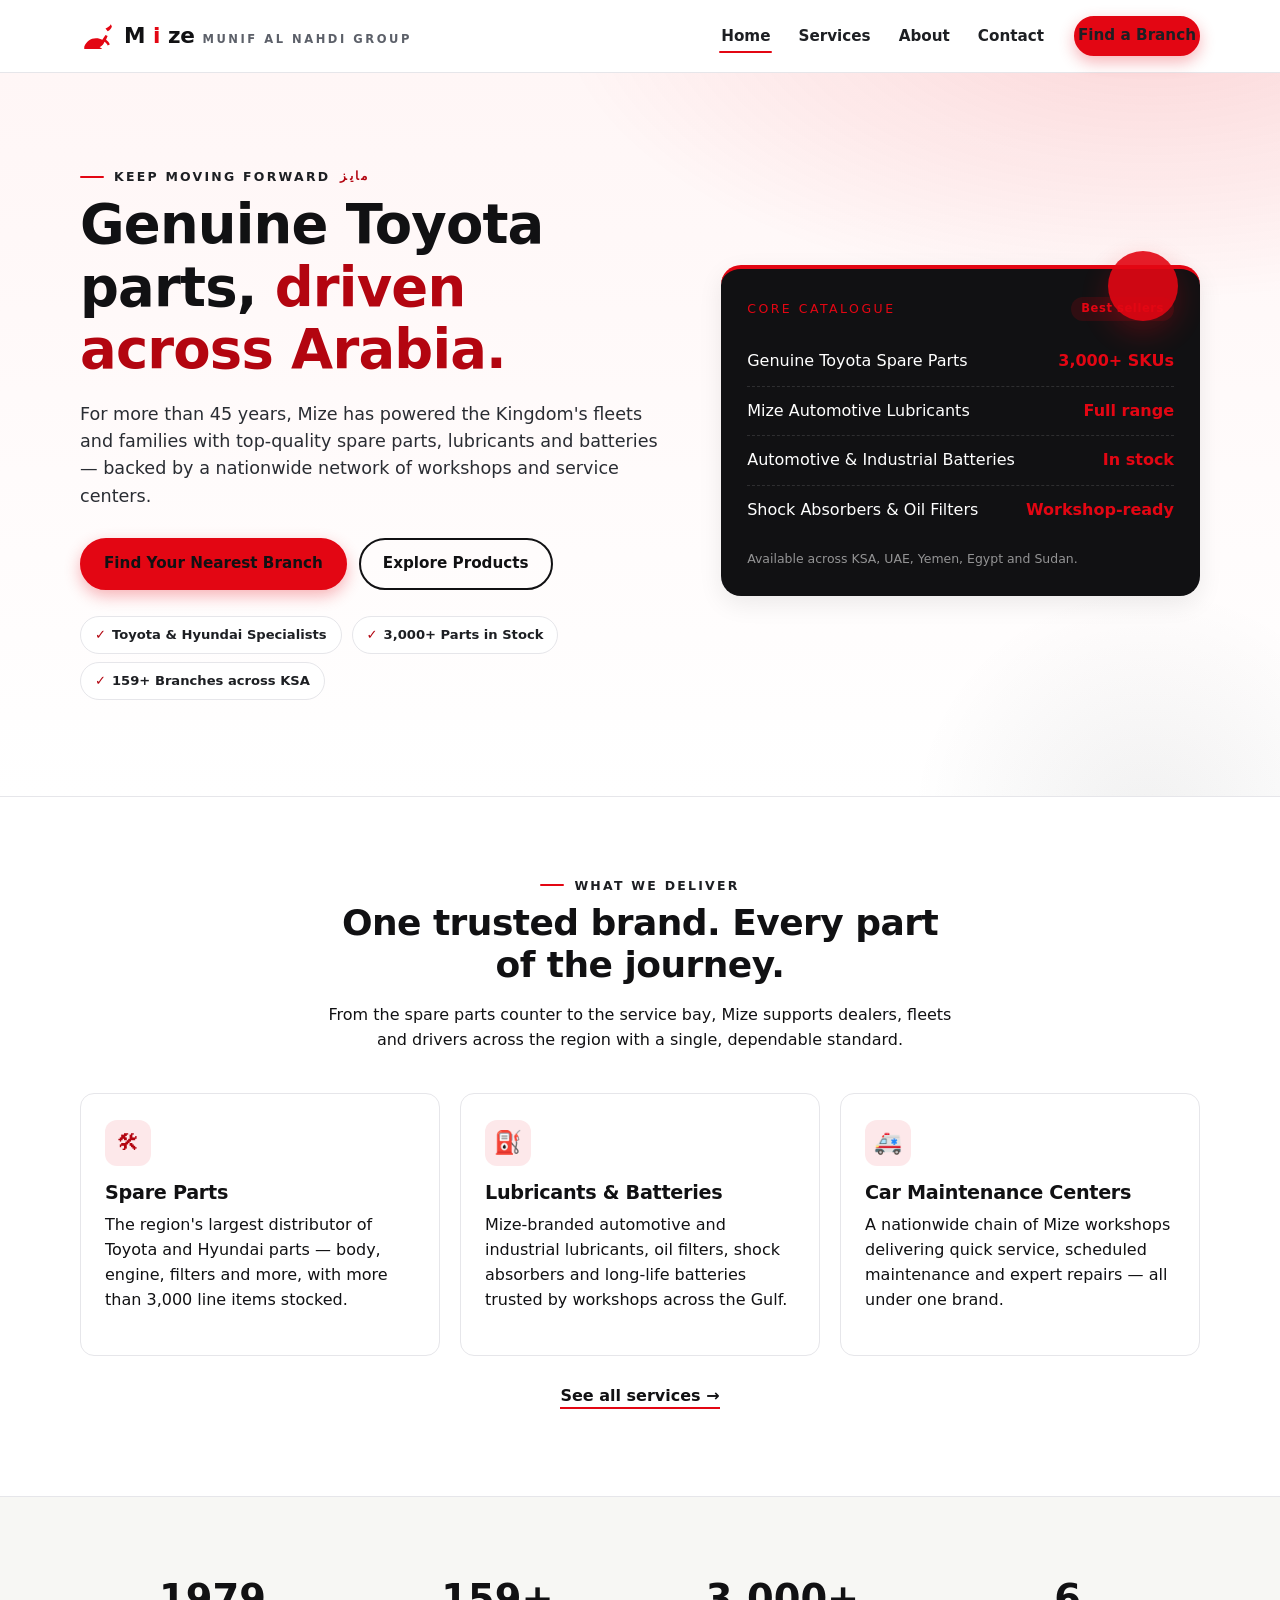
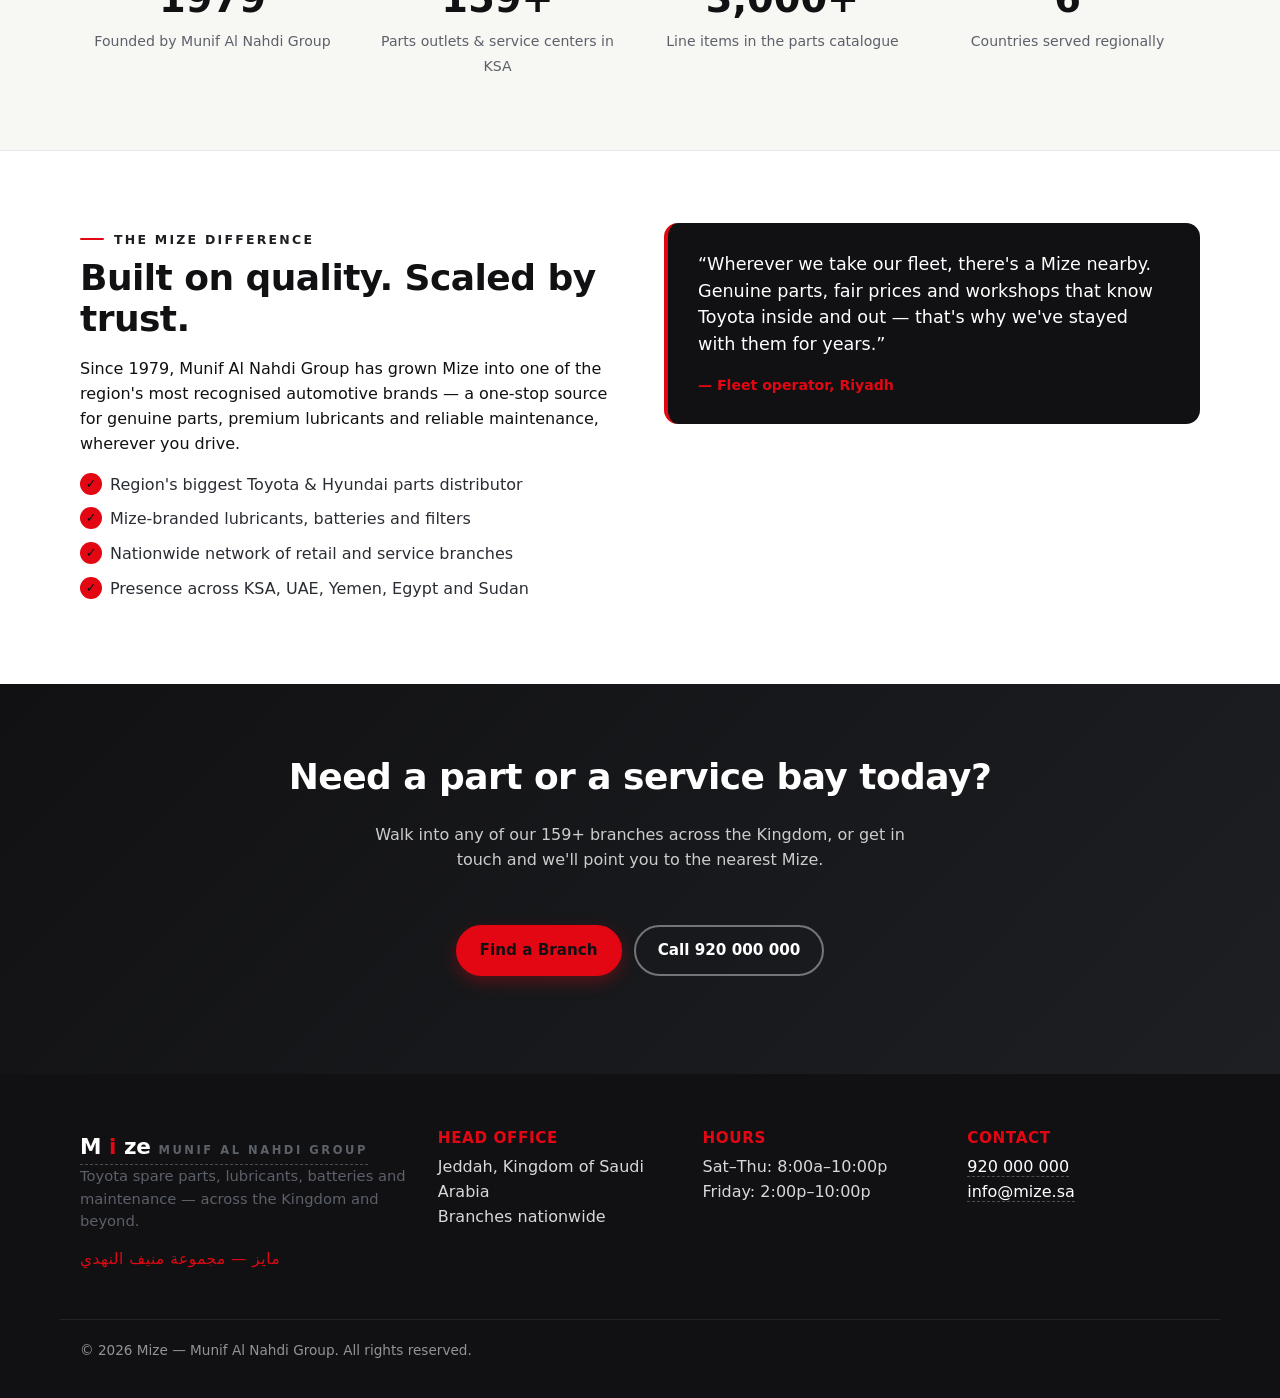
<file: index.html>
<!DOCTYPE html>
<html lang="en">
<head>
  <meta charset="UTF-8" />
  <meta name="viewport" content="width=device-width, initial-scale=1.0" />
  <meta name="description" content="Mize - Toyota spare parts, lubricants, batteries and car maintenance across Saudi Arabia. Part of Munif Al Nahdi Group with 159+ branches nationwide." />
  <title>Mize | Toyota Spare Parts &amp; Car Maintenance in KSA</title>
  <link rel="stylesheet" href="assets/css/styles.css" />
</head>
<body>
  <a class="skip-link" href="#main">Skip to content</a>

  <header class="site-header">
    <div class="container nav-bar">
      <a class="brand" href="index.html" aria-label="Mize home">
        <span class="brand-horse" aria-hidden="true">
          <svg viewBox="0 0 64 48" xmlns="http://www.w3.org/2000/svg" role="img" focusable="false">
            <path fill="currentColor" d="M8 44c4-10 12-16 22-16 5 0 9 1 12 3l6-9 4 2-3 7c3 2 6 5 7 9l-4 2c-1-3-3-5-6-7-1 4-4 8-9 10 2 1 4 2 5 4H8z"/>
            <path fill="currentColor" d="M48 10c4-2 8-4 10-8l2 4c-1 4-4 7-8 9z"/>
          </svg>
        </span>
        <span class="brand-text"><span class="brand-m">M</span><span class="brand-i">i</span>ze<em>Munif Al Nahdi Group</em></span>
      </a>
      <button class="nav-toggle" aria-label="Toggle navigation" aria-expanded="false" aria-controls="primary-nav">
        <span></span><span></span><span></span>
      </button>
      <nav id="primary-nav" class="primary-nav">
        <ul>
          <li><a href="index.html" class="active">Home</a></li>
          <li><a href="services.html">Services</a></li>
          <li><a href="about.html">About</a></li>
          <li><a href="contact.html">Contact</a></li>
        </ul>
        <a class="btn btn-primary nav-cta" href="contact.html#appointment">Find a Branch</a>
      </nav>
    </div>
  </header>

  <main id="main">
    <section class="hero">
      <div class="container hero-inner">
        <div class="hero-copy">
          <p class="eyebrow">Keep moving forward <span class="ar" lang="ar">مايز</span></p>
          <h1>Genuine Toyota parts, <span class="accent">driven across Arabia.</span></h1>
          <p class="lede">
            For more than 45 years, Mize has powered the Kingdom's fleets and families with
            top-quality spare parts, lubricants and batteries &mdash; backed by a nationwide
            network of workshops and service centers.
          </p>
          <div class="hero-actions">
            <a class="btn btn-primary" href="contact.html#appointment">Find Your Nearest Branch</a>
            <a class="btn btn-ghost" href="services.html">Explore Products</a>
          </div>
          <ul class="hero-badges">
            <li>Toyota &amp; Hyundai Specialists</li>
            <li>3,000+ Parts in Stock</li>
            <li>159+ Branches across KSA</li>
          </ul>
        </div>
        <div class="hero-art" aria-hidden="true">
          <div class="hero-card">
            <div class="hero-card-head">
              <span class="hero-card-label">Core Catalogue</span>
              <span class="hero-card-tag">Best sellers</span>
            </div>
            <div class="hero-card-row"><span>Genuine Toyota Spare Parts</span><strong>3,000+ SKUs</strong></div>
            <div class="hero-card-row"><span>Mize Automotive Lubricants</span><strong>Full range</strong></div>
            <div class="hero-card-row"><span>Automotive &amp; Industrial Batteries</span><strong>In stock</strong></div>
            <div class="hero-card-row"><span>Shock Absorbers &amp; Oil Filters</span><strong>Workshop-ready</strong></div>
            <p class="hero-card-note">Available across KSA, UAE, Yemen, Egypt and Sudan.</p>
          </div>
        </div>
      </div>
    </section>

    <section class="section services-preview">
      <div class="container">
        <header class="section-header">
          <p class="eyebrow">What we deliver</p>
          <h2>One trusted brand. Every part of the journey.</h2>
          <p>From the spare parts counter to the service bay, Mize supports dealers, fleets and drivers across the region with a single, dependable standard.</p>
        </header>
        <div class="grid grid-3">
          <article class="card">
            <div class="card-icon" aria-hidden="true">&#128736;</div>
            <h3>Spare Parts</h3>
            <p>The region's largest distributor of Toyota and Hyundai parts &mdash; body, engine, filters and more, with more than 3,000 line items stocked.</p>
          </article>
          <article class="card">
            <div class="card-icon" aria-hidden="true">&#9981;</div>
            <h3>Lubricants &amp; Batteries</h3>
            <p>Mize-branded automotive and industrial lubricants, oil filters, shock absorbers and long-life batteries trusted by workshops across the Gulf.</p>
          </article>
          <article class="card">
            <div class="card-icon" aria-hidden="true">&#128657;</div>
            <h3>Car Maintenance Centers</h3>
            <p>A nationwide chain of Mize workshops delivering quick service, scheduled maintenance and expert repairs &mdash; all under one brand.</p>
          </article>
        </div>
        <p class="section-cta"><a href="services.html">See all services &rarr;</a></p>
      </div>
    </section>

    <section class="section band">
      <div class="container grid grid-4 stats">
        <div><strong>1979</strong><span>Founded by Munif Al Nahdi Group</span></div>
        <div><strong>159+</strong><span>Parts outlets &amp; service centers in KSA</span></div>
        <div><strong>3,000+</strong><span>Line items in the parts catalogue</span></div>
        <div><strong>6</strong><span>Countries served regionally</span></div>
      </div>
    </section>

    <section class="section">
      <div class="container split">
        <div>
          <p class="eyebrow">The Mize difference</p>
          <h2>Built on quality. Scaled by trust.</h2>
          <p>
            Since 1979, Munif Al Nahdi Group has grown Mize into one of the region's
            most recognised automotive brands &mdash; a one-stop source for genuine parts,
            premium lubricants and reliable maintenance, wherever you drive.
          </p>
          <ul class="check-list">
            <li>Region's biggest Toyota &amp; Hyundai parts distributor</li>
            <li>Mize-branded lubricants, batteries and filters</li>
            <li>Nationwide network of retail and service branches</li>
            <li>Presence across KSA, UAE, Yemen, Egypt and Sudan</li>
          </ul>
        </div>
        <blockquote class="quote">
          <p>&ldquo;Wherever we take our fleet, there's a Mize nearby. Genuine parts, fair prices and workshops that know Toyota inside and out &mdash; that's why we've stayed with them for years.&rdquo;</p>
          <footer>&mdash; Fleet operator, Riyadh</footer>
        </blockquote>
      </div>
    </section>

    <section class="section cta-band">
      <div class="container cta-inner">
        <h2>Need a part or a service bay today?</h2>
        <p>Walk into any of our 159+ branches across the Kingdom, or get in touch and we'll point you to the nearest Mize.</p>
        <div class="hero-actions">
          <a class="btn btn-primary" href="contact.html#appointment">Find a Branch</a>
          <a class="btn btn-ghost" href="tel:+966920000000">Call 920 000 000</a>
        </div>
      </div>
    </section>
  </main>

  <footer class="site-footer">
    <div class="container footer-grid">
      <div>
        <a class="brand brand-footer" href="index.html">
          <span class="brand-text"><span class="brand-m">M</span><span class="brand-i">i</span>ze<em>Munif Al Nahdi Group</em></span>
        </a>
        <p class="muted">Toyota spare parts, lubricants, batteries and maintenance &mdash; across the Kingdom and beyond.</p>
        <p class="ar-name" lang="ar">مايز &mdash; مجموعة منيف النهدي</p>
      </div>
      <div>
        <h4>Head Office</h4>
        <p>Jeddah, Kingdom of Saudi Arabia<br />Branches nationwide</p>
      </div>
      <div>
        <h4>Hours</h4>
        <p>Sat&ndash;Thu: 8:00a&ndash;10:00p<br />Friday: 2:00p&ndash;10:00p</p>
      </div>
      <div>
        <h4>Contact</h4>
        <p><a href="tel:+966920000000">920 000 000</a><br /><a href="mailto:info@mize.sa">info@mize.sa</a></p>
      </div>
    </div>
    <div class="container footer-bottom">
      <p>&copy; <span id="year"></span> Mize &mdash; Munif Al Nahdi Group. All rights reserved.</p>
    </div>
  </footer>

  <script src="assets/js/main.js"></script>
</body>
</html>
</file>
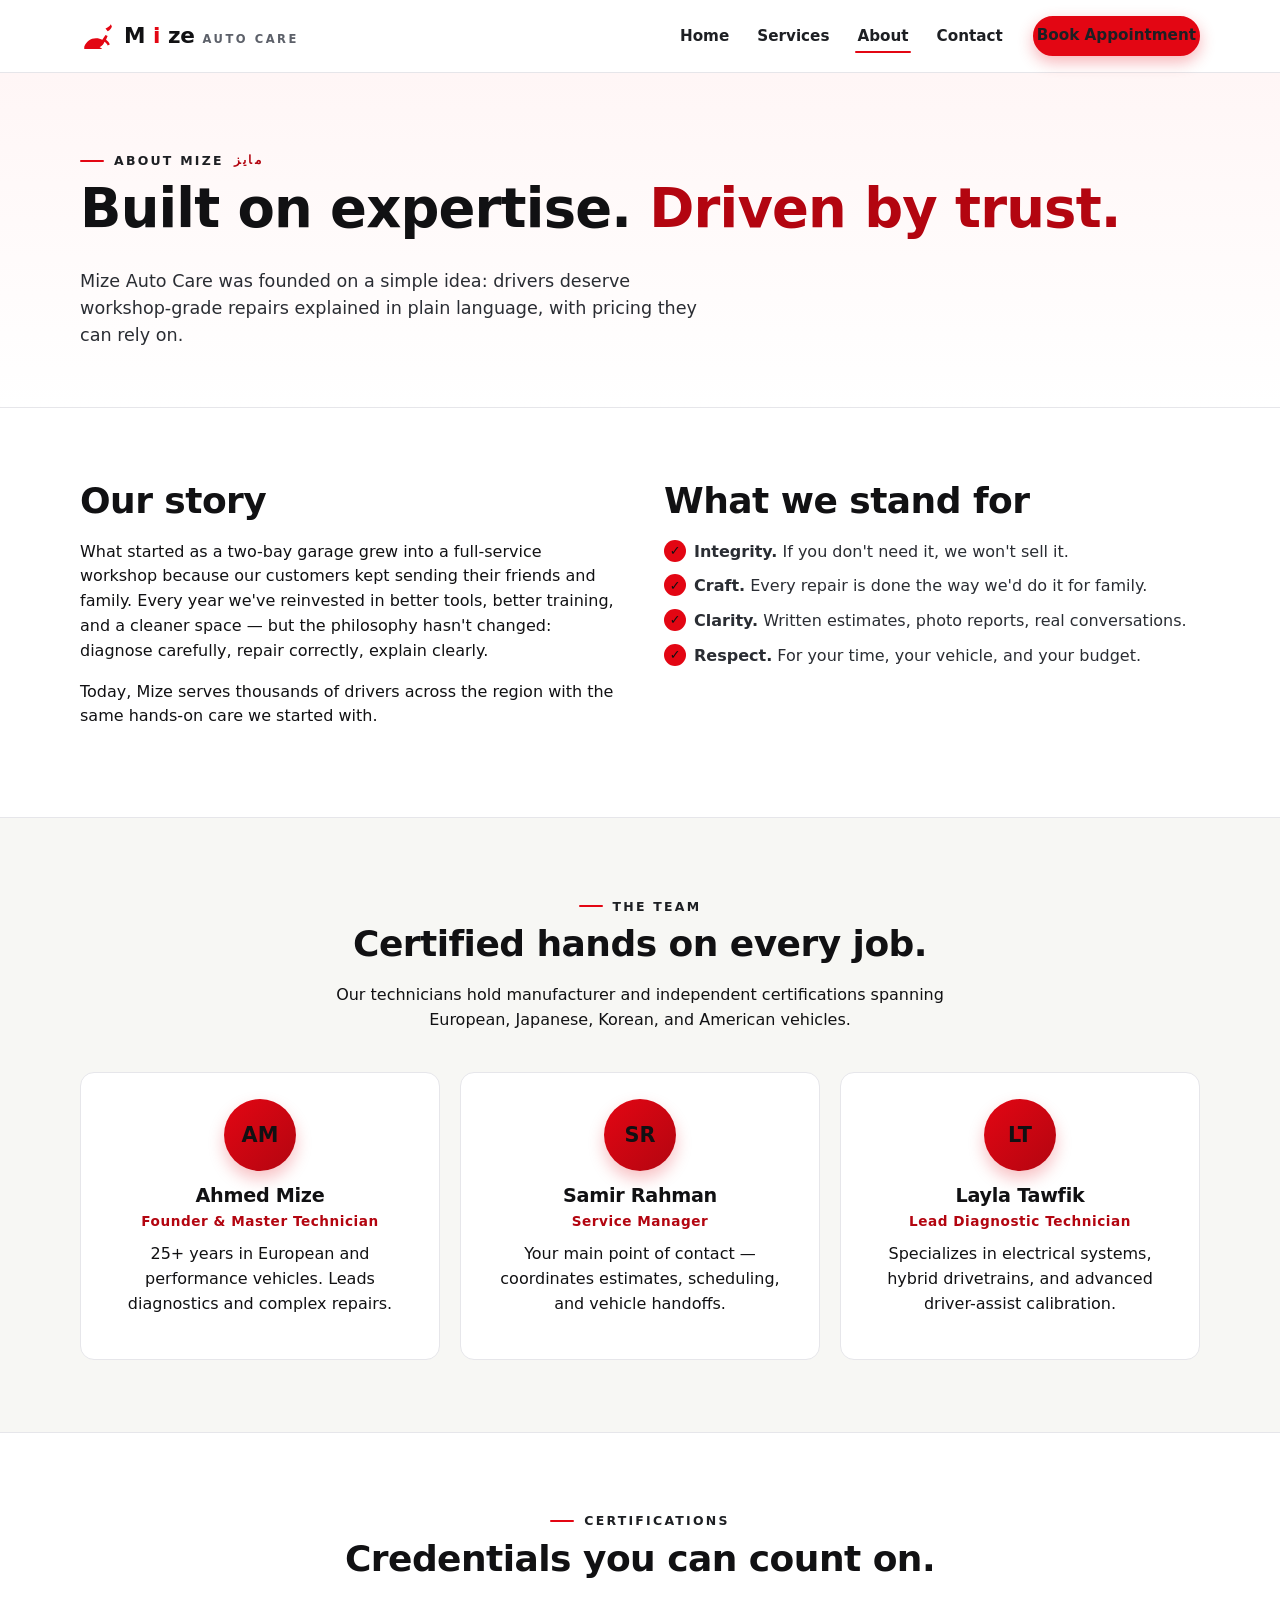
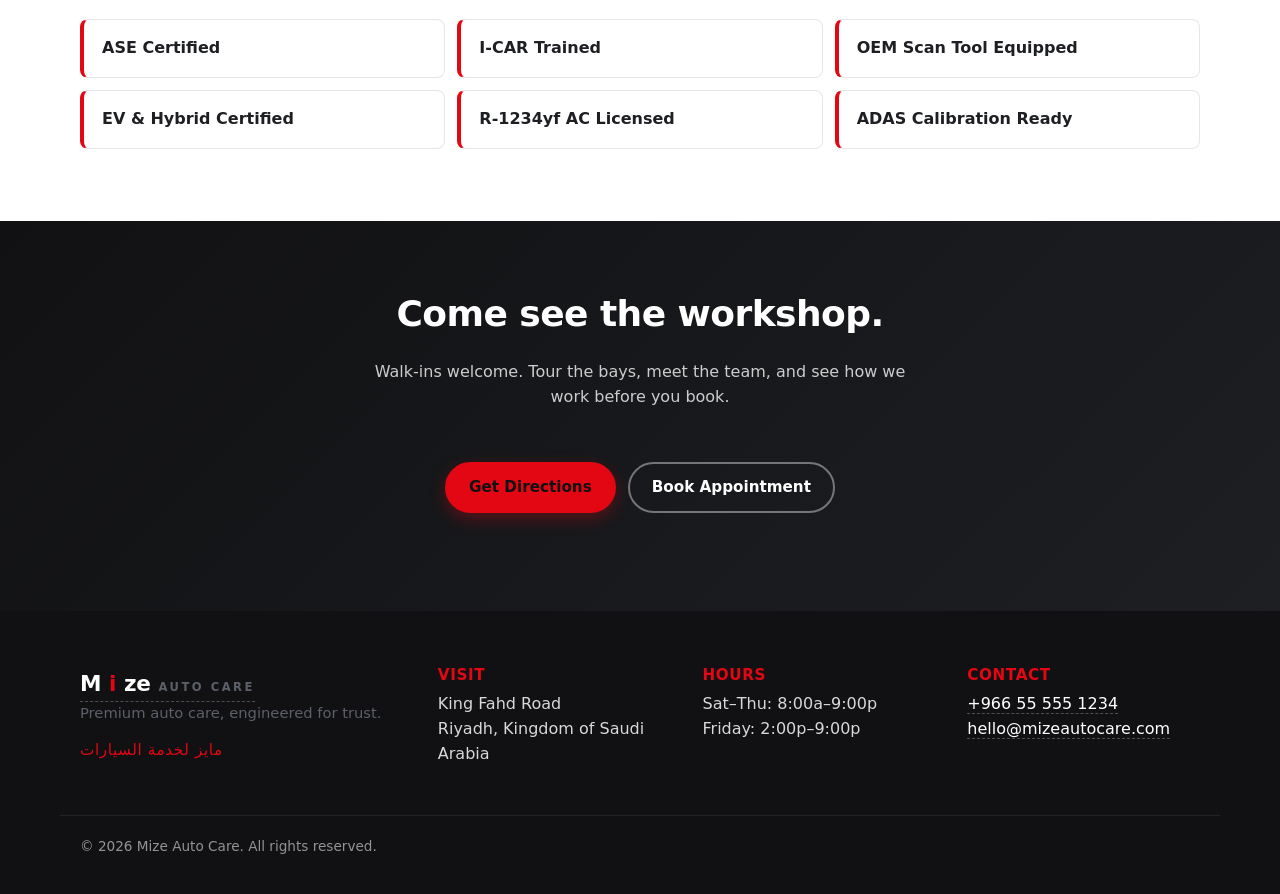
<file: about.html>
<!DOCTYPE html>
<html lang="en">
<head>
  <meta charset="UTF-8" />
  <meta name="viewport" content="width=device-width, initial-scale=1.0" />
  <meta name="description" content="About Mize Auto Care - our story, our team, and our commitment to premium auto service." />
  <title>About | Mize Auto Care</title>
  <link rel="stylesheet" href="assets/css/styles.css" />
</head>
<body>
  <a class="skip-link" href="#main">Skip to content</a>

  <header class="site-header">
    <div class="container nav-bar">
      <a class="brand" href="index.html" aria-label="Mize Auto Care home">
        <span class="brand-horse" aria-hidden="true">
          <svg viewBox="0 0 64 48" xmlns="http://www.w3.org/2000/svg" role="img" focusable="false">
            <path fill="currentColor" d="M8 44c4-10 12-16 22-16 5 0 9 1 12 3l6-9 4 2-3 7c3 2 6 5 7 9l-4 2c-1-3-3-5-6-7-1 4-4 8-9 10 2 1 4 2 5 4H8z"/>
            <path fill="currentColor" d="M48 10c4-2 8-4 10-8l2 4c-1 4-4 7-8 9z"/>
          </svg>
        </span>
        <span class="brand-text"><span class="brand-m">M</span><span class="brand-i">i</span>ze<em>Auto Care</em></span>
      </a>
      <button class="nav-toggle" aria-label="Toggle navigation" aria-expanded="false" aria-controls="primary-nav">
        <span></span><span></span><span></span>
      </button>
      <nav id="primary-nav" class="primary-nav">
        <ul>
          <li><a href="index.html">Home</a></li>
          <li><a href="services.html">Services</a></li>
          <li><a href="about.html" class="active">About</a></li>
          <li><a href="contact.html">Contact</a></li>
        </ul>
        <a class="btn btn-primary nav-cta" href="contact.html#appointment">Book Appointment</a>
      </nav>
    </div>
  </header>

  <main id="main">
    <section class="page-hero">
      <div class="container">
        <p class="eyebrow">About Mize <span class="ar" lang="ar">مايز</span></p>
        <h1>Built on expertise. <span class="accent">Driven by trust.</span></h1>
        <p class="lede">Mize Auto Care was founded on a simple idea: drivers deserve workshop-grade repairs explained in plain language, with pricing they can rely on.</p>
      </div>
    </section>

    <section class="section">
      <div class="container split">
        <div>
          <h2>Our story</h2>
          <p>
            What started as a two-bay garage grew into a full-service workshop because our
            customers kept sending their friends and family. Every year we've reinvested in
            better tools, better training, and a cleaner space &mdash; but the philosophy
            hasn't changed: diagnose carefully, repair correctly, explain clearly.
          </p>
          <p>
            Today, Mize serves thousands of drivers across the region with the same
            hands-on care we started with.
          </p>
        </div>
        <div>
          <h2>What we stand for</h2>
          <ul class="check-list">
            <li><strong>Integrity.</strong> If you don't need it, we won't sell it.</li>
            <li><strong>Craft.</strong> Every repair is done the way we'd do it for family.</li>
            <li><strong>Clarity.</strong> Written estimates, photo reports, real conversations.</li>
            <li><strong>Respect.</strong> For your time, your vehicle, and your budget.</li>
          </ul>
        </div>
      </div>
    </section>

    <section class="section band">
      <div class="container">
        <header class="section-header">
          <p class="eyebrow">The team</p>
          <h2>Certified hands on every job.</h2>
          <p>Our technicians hold manufacturer and independent certifications spanning European, Japanese, Korean, and American vehicles.</p>
        </header>
        <div class="grid grid-3">
          <article class="card person">
            <div class="avatar" aria-hidden="true">AM</div>
            <h3>Ahmed Mize</h3>
            <p class="role">Founder &amp; Master Technician</p>
            <p>25+ years in European and performance vehicles. Leads diagnostics and complex repairs.</p>
          </article>
          <article class="card person">
            <div class="avatar" aria-hidden="true">SR</div>
            <h3>Samir Rahman</h3>
            <p class="role">Service Manager</p>
            <p>Your main point of contact &mdash; coordinates estimates, scheduling, and vehicle handoffs.</p>
          </article>
          <article class="card person">
            <div class="avatar" aria-hidden="true">LT</div>
            <h3>Layla Tawfik</h3>
            <p class="role">Lead Diagnostic Technician</p>
            <p>Specializes in electrical systems, hybrid drivetrains, and advanced driver-assist calibration.</p>
          </article>
        </div>
      </div>
    </section>

    <section class="section">
      <div class="container">
        <header class="section-header">
          <p class="eyebrow">Certifications</p>
          <h2>Credentials you can count on.</h2>
        </header>
        <ul class="cert-list">
          <li>ASE Certified</li>
          <li>I-CAR Trained</li>
          <li>OEM Scan Tool Equipped</li>
          <li>EV &amp; Hybrid Certified</li>
          <li>R-1234yf AC Licensed</li>
          <li>ADAS Calibration Ready</li>
        </ul>
      </div>
    </section>

    <section class="section cta-band">
      <div class="container cta-inner">
        <h2>Come see the workshop.</h2>
        <p>Walk-ins welcome. Tour the bays, meet the team, and see how we work before you book.</p>
        <div class="hero-actions">
          <a class="btn btn-primary" href="contact.html">Get Directions</a>
          <a class="btn btn-ghost" href="contact.html#appointment">Book Appointment</a>
        </div>
      </div>
    </section>
  </main>

  <footer class="site-footer">
    <div class="container footer-grid">
      <div>
        <a class="brand brand-footer" href="index.html">
          <span class="brand-text"><span class="brand-m">M</span><span class="brand-i">i</span>ze<em>Auto Care</em></span>
        </a>
        <p class="muted">Premium auto care, engineered for trust.</p>
        <p class="ar-name" lang="ar">مايز لخدمة السيارات</p>
      </div>
      <div>
        <h4>Visit</h4>
        <p>King Fahd Road<br />Riyadh, Kingdom of Saudi Arabia</p>
      </div>
      <div>
        <h4>Hours</h4>
        <p>Sat&ndash;Thu: 8:00a&ndash;9:00p<br />Friday: 2:00p&ndash;9:00p</p>
      </div>
      <div>
        <h4>Contact</h4>
        <p><a href="tel:+966555551234">+966 55 555 1234</a><br /><a href="mailto:hello@mizeautocare.com">hello@mizeautocare.com</a></p>
      </div>
    </div>
    <div class="container footer-bottom">
      <p>&copy; <span id="year"></span> Mize Auto Care. All rights reserved.</p>
    </div>
  </footer>

  <script src="assets/js/main.js"></script>
</body>
</html>
</file>
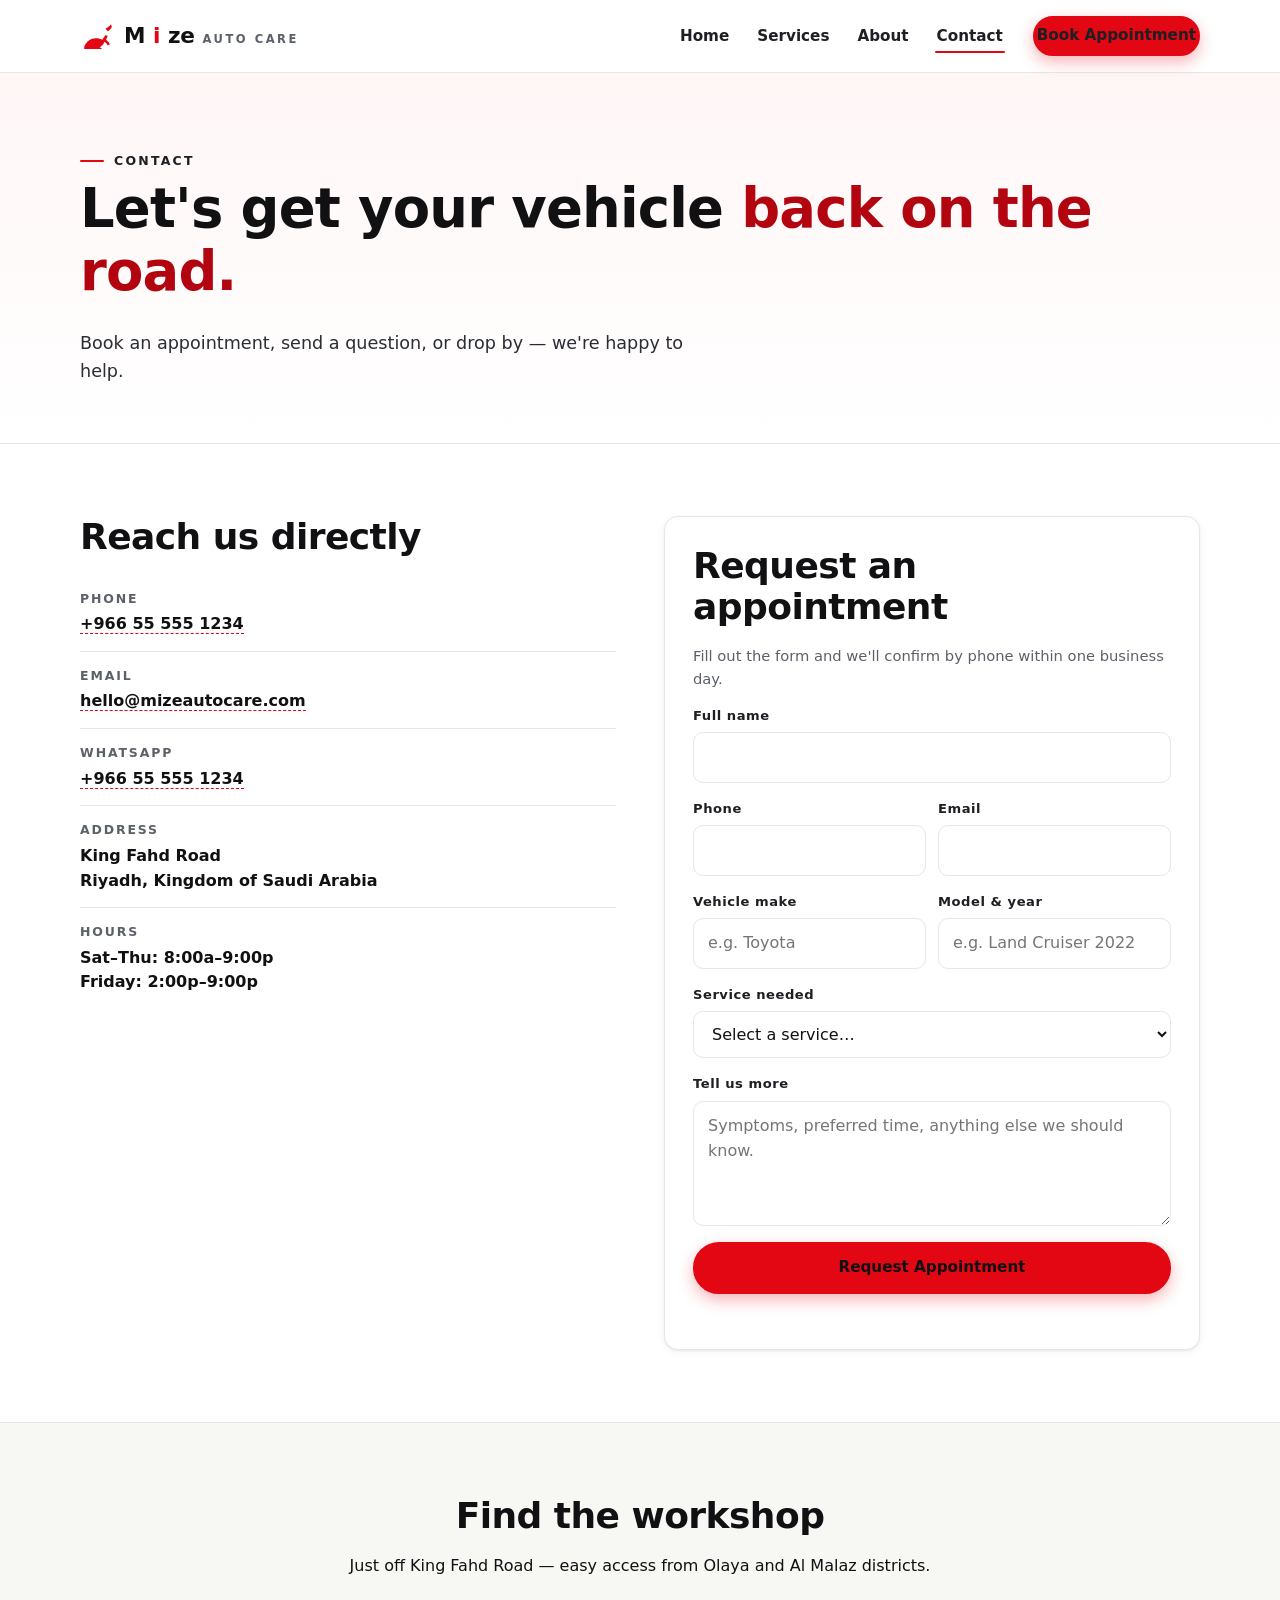
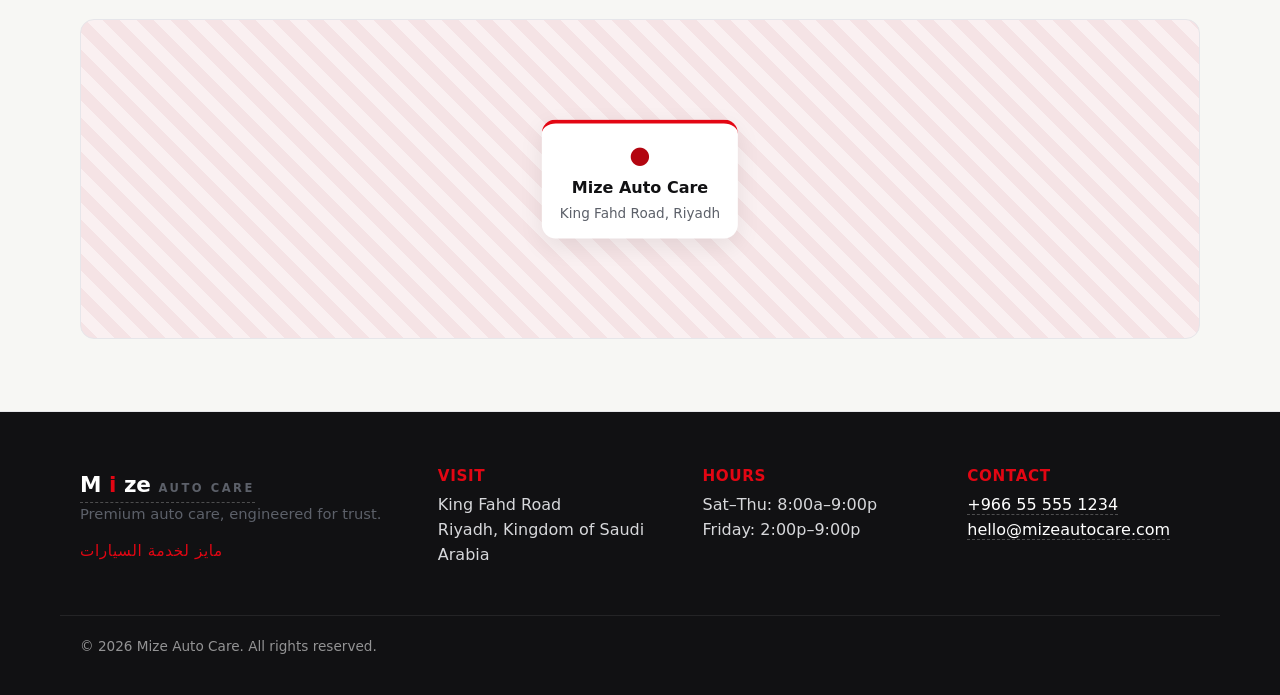
<file: contact.html>
<!DOCTYPE html>
<html lang="en">
<head>
  <meta charset="UTF-8" />
  <meta name="viewport" content="width=device-width, initial-scale=1.0" />
  <meta name="description" content="Contact Mize Auto Care - book an appointment, get directions, or reach our service team." />
  <title>Contact | Mize Auto Care</title>
  <link rel="stylesheet" href="assets/css/styles.css" />
</head>
<body>
  <a class="skip-link" href="#main">Skip to content</a>

  <header class="site-header">
    <div class="container nav-bar">
      <a class="brand" href="index.html" aria-label="Mize Auto Care home">
        <span class="brand-horse" aria-hidden="true">
          <svg viewBox="0 0 64 48" xmlns="http://www.w3.org/2000/svg" role="img" focusable="false">
            <path fill="currentColor" d="M8 44c4-10 12-16 22-16 5 0 9 1 12 3l6-9 4 2-3 7c3 2 6 5 7 9l-4 2c-1-3-3-5-6-7-1 4-4 8-9 10 2 1 4 2 5 4H8z"/>
            <path fill="currentColor" d="M48 10c4-2 8-4 10-8l2 4c-1 4-4 7-8 9z"/>
          </svg>
        </span>
        <span class="brand-text"><span class="brand-m">M</span><span class="brand-i">i</span>ze<em>Auto Care</em></span>
      </a>
      <button class="nav-toggle" aria-label="Toggle navigation" aria-expanded="false" aria-controls="primary-nav">
        <span></span><span></span><span></span>
      </button>
      <nav id="primary-nav" class="primary-nav">
        <ul>
          <li><a href="index.html">Home</a></li>
          <li><a href="services.html">Services</a></li>
          <li><a href="about.html">About</a></li>
          <li><a href="contact.html" class="active">Contact</a></li>
        </ul>
        <a class="btn btn-primary nav-cta" href="#appointment">Book Appointment</a>
      </nav>
    </div>
  </header>

  <main id="main">
    <section class="page-hero">
      <div class="container">
        <p class="eyebrow">Contact</p>
        <h1>Let's get your vehicle <span class="accent">back on the road.</span></h1>
        <p class="lede">Book an appointment, send a question, or drop by &mdash; we're happy to help.</p>
      </div>
    </section>

    <section class="section">
      <div class="container split">
        <div>
          <h2>Reach us directly</h2>
          <dl class="contact-list">
            <div>
              <dt>Phone</dt>
              <dd><a href="tel:+966555551234">+966 55 555 1234</a></dd>
            </div>
            <div>
              <dt>Email</dt>
              <dd><a href="mailto:hello@mizeautocare.com">hello@mizeautocare.com</a></dd>
            </div>
            <div>
              <dt>WhatsApp</dt>
              <dd><a href="https://wa.me/966555551234" rel="noopener">+966 55 555 1234</a></dd>
            </div>
            <div>
              <dt>Address</dt>
              <dd>King Fahd Road<br />Riyadh, Kingdom of Saudi Arabia</dd>
            </div>
            <div>
              <dt>Hours</dt>
              <dd>Sat&ndash;Thu: 8:00a&ndash;9:00p<br />Friday: 2:00p&ndash;9:00p</dd>
            </div>
          </dl>
        </div>

        <form id="appointment" class="form-card" novalidate>
          <h2>Request an appointment</h2>
          <p class="muted">Fill out the form and we'll confirm by phone within one business day.</p>

          <div class="field">
            <label for="name">Full name</label>
            <input id="name" name="name" type="text" required autocomplete="name" />
          </div>

          <div class="field-row">
            <div class="field">
              <label for="phone">Phone</label>
              <input id="phone" name="phone" type="tel" required autocomplete="tel" />
            </div>
            <div class="field">
              <label for="email">Email</label>
              <input id="email" name="email" type="email" autocomplete="email" />
            </div>
          </div>

          <div class="field-row">
            <div class="field">
              <label for="make">Vehicle make</label>
              <input id="make" name="make" type="text" placeholder="e.g. Toyota" />
            </div>
            <div class="field">
              <label for="model">Model &amp; year</label>
              <input id="model" name="model" type="text" placeholder="e.g. Land Cruiser 2022" />
            </div>
          </div>

          <div class="field">
            <label for="service">Service needed</label>
            <select id="service" name="service" required>
              <option value="">Select a service&hellip;</option>
              <option>Oil change &amp; routine maintenance</option>
              <option>Diagnostics / check-engine light</option>
              <option>Brakes &amp; suspension</option>
              <option>Engine / performance</option>
              <option>Transmission</option>
              <option>Air conditioning</option>
              <option>Tires &amp; alignment</option>
              <option>Pre-purchase inspection</option>
              <option>Other</option>
            </select>
          </div>

          <div class="field">
            <label for="notes">Tell us more</label>
            <textarea id="notes" name="notes" rows="4" placeholder="Symptoms, preferred time, anything else we should know."></textarea>
          </div>

          <button class="btn btn-primary btn-block" type="submit">Request Appointment</button>
          <p class="form-status" role="status" aria-live="polite"></p>
        </form>
      </div>
    </section>

    <section class="section band map-band">
      <div class="container">
        <header class="section-header">
          <h2>Find the workshop</h2>
          <p>Just off King Fahd Road &mdash; easy access from Olaya and Al Malaz districts.</p>
        </header>
        <div class="map-placeholder" role="img" aria-label="Map showing Mize Auto Care location">
          <div class="map-pin">
            <span aria-hidden="true">&#9679;</span>
            <strong>Mize Auto Care</strong>
            <span>King Fahd Road, Riyadh</span>
          </div>
        </div>
      </div>
    </section>
  </main>

  <footer class="site-footer">
    <div class="container footer-grid">
      <div>
        <a class="brand brand-footer" href="index.html">
          <span class="brand-text"><span class="brand-m">M</span><span class="brand-i">i</span>ze<em>Auto Care</em></span>
        </a>
        <p class="muted">Premium auto care, engineered for trust.</p>
        <p class="ar-name" lang="ar">مايز لخدمة السيارات</p>
      </div>
      <div>
        <h4>Visit</h4>
        <p>King Fahd Road<br />Riyadh, Kingdom of Saudi Arabia</p>
      </div>
      <div>
        <h4>Hours</h4>
        <p>Sat&ndash;Thu: 8:00a&ndash;9:00p<br />Friday: 2:00p&ndash;9:00p</p>
      </div>
      <div>
        <h4>Contact</h4>
        <p><a href="tel:+966555551234">+966 55 555 1234</a><br /><a href="mailto:hello@mizeautocare.com">hello@mizeautocare.com</a></p>
      </div>
    </div>
    <div class="container footer-bottom">
      <p>&copy; <span id="year"></span> Mize Auto Care. All rights reserved.</p>
    </div>
  </footer>

  <script src="assets/js/main.js"></script>
</body>
</html>
</file>
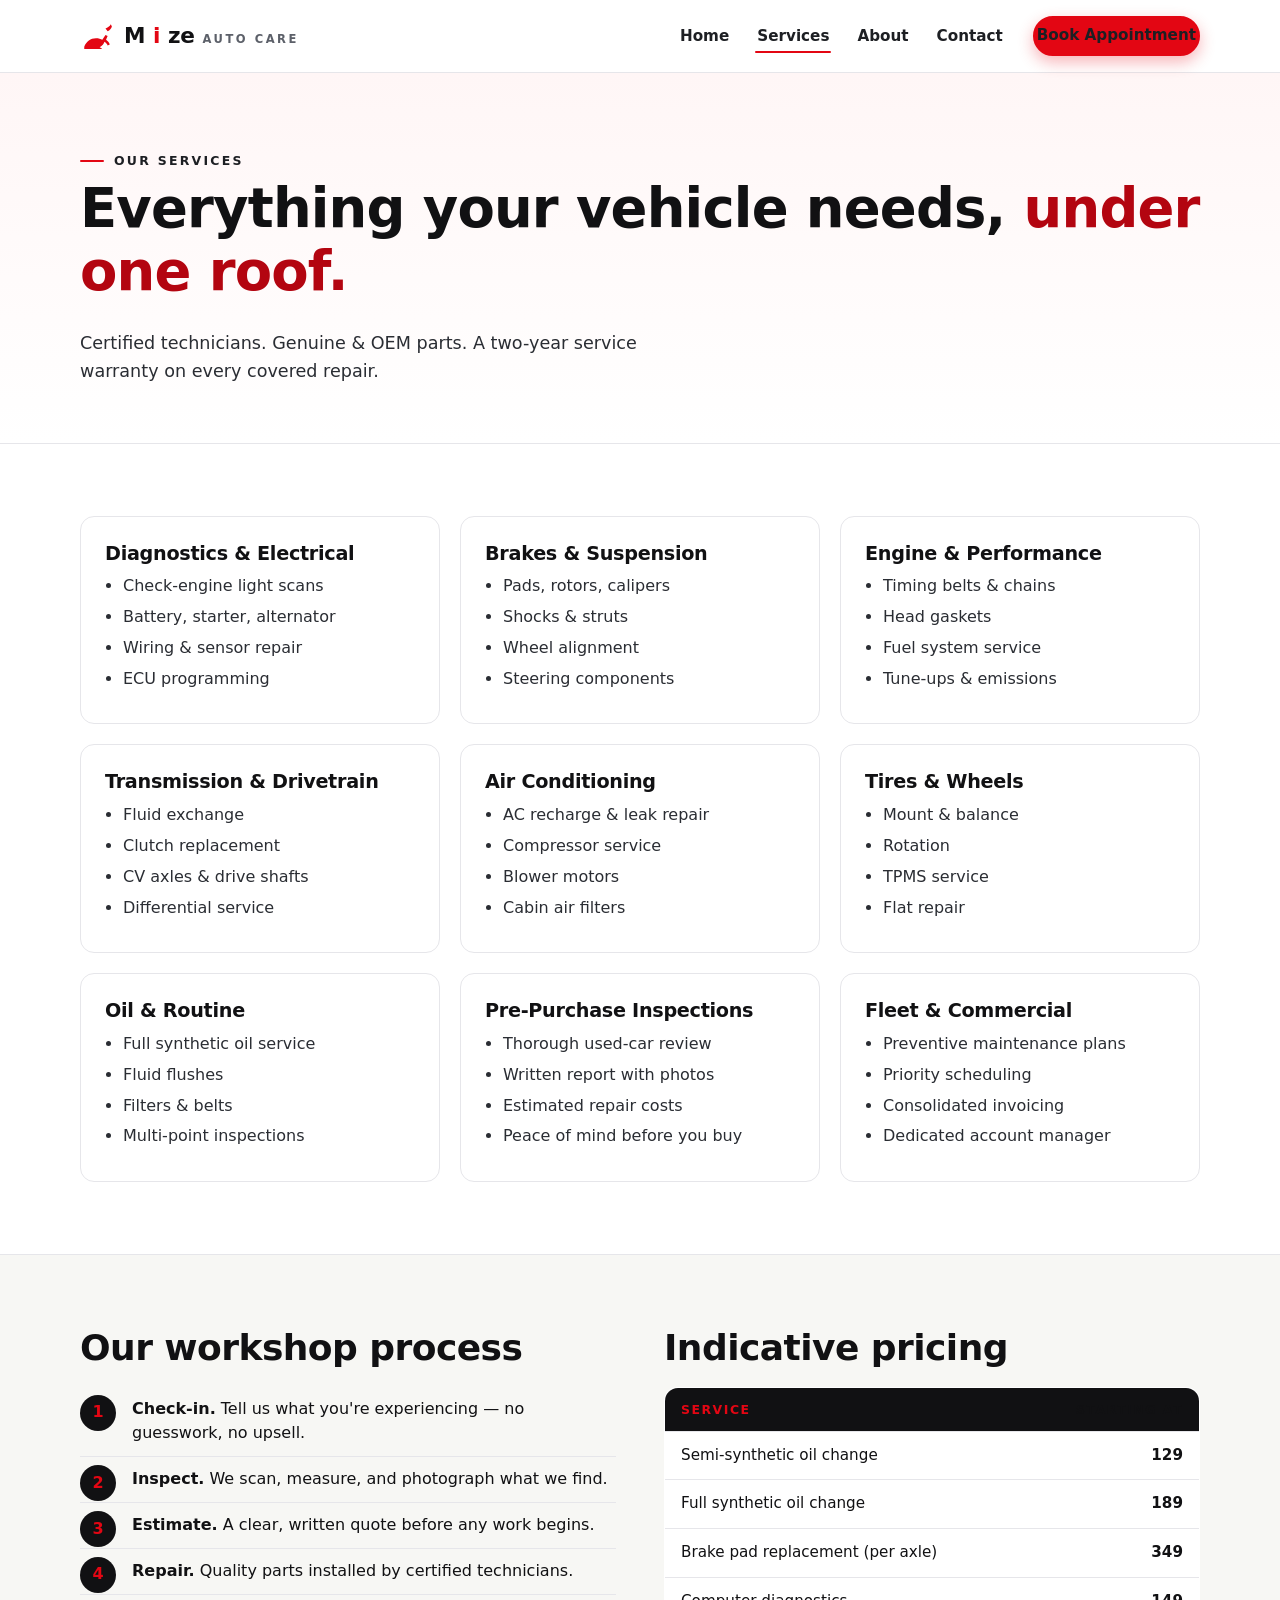
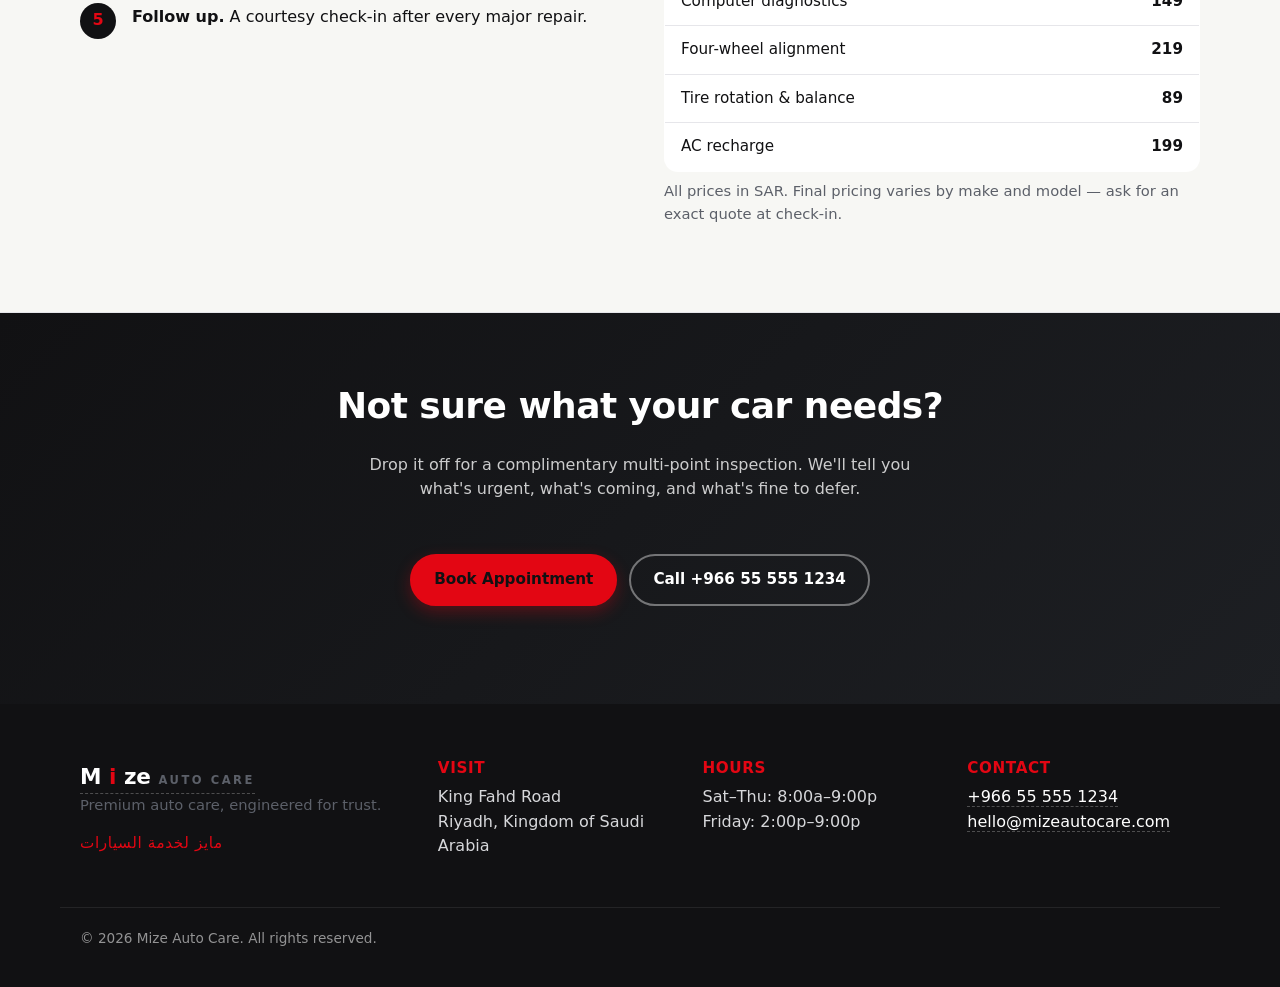
<file: services.html>
<!DOCTYPE html>
<html lang="en">
<head>
  <meta charset="UTF-8" />
  <meta name="viewport" content="width=device-width, initial-scale=1.0" />
  <meta name="description" content="Full service list for Mize Auto Care: diagnostics, brakes, engines, transmissions, tires, oil changes, AC, electrical, and more." />
  <title>Services | Mize Auto Care</title>
  <link rel="stylesheet" href="assets/css/styles.css" />
</head>
<body>
  <a class="skip-link" href="#main">Skip to content</a>

  <header class="site-header">
    <div class="container nav-bar">
      <a class="brand" href="index.html" aria-label="Mize Auto Care home">
        <span class="brand-horse" aria-hidden="true">
          <svg viewBox="0 0 64 48" xmlns="http://www.w3.org/2000/svg" role="img" focusable="false">
            <path fill="currentColor" d="M8 44c4-10 12-16 22-16 5 0 9 1 12 3l6-9 4 2-3 7c3 2 6 5 7 9l-4 2c-1-3-3-5-6-7-1 4-4 8-9 10 2 1 4 2 5 4H8z"/>
            <path fill="currentColor" d="M48 10c4-2 8-4 10-8l2 4c-1 4-4 7-8 9z"/>
          </svg>
        </span>
        <span class="brand-text"><span class="brand-m">M</span><span class="brand-i">i</span>ze<em>Auto Care</em></span>
      </a>
      <button class="nav-toggle" aria-label="Toggle navigation" aria-expanded="false" aria-controls="primary-nav">
        <span></span><span></span><span></span>
      </button>
      <nav id="primary-nav" class="primary-nav">
        <ul>
          <li><a href="index.html">Home</a></li>
          <li><a href="services.html" class="active">Services</a></li>
          <li><a href="about.html">About</a></li>
          <li><a href="contact.html">Contact</a></li>
        </ul>
        <a class="btn btn-primary nav-cta" href="contact.html#appointment">Book Appointment</a>
      </nav>
    </div>
  </header>

  <main id="main">
    <section class="page-hero">
      <div class="container">
        <p class="eyebrow">Our Services</p>
        <h1>Everything your vehicle needs, <span class="accent">under one roof.</span></h1>
        <p class="lede">Certified technicians. Genuine &amp; OEM parts. A two-year service warranty on every covered repair.</p>
      </div>
    </section>

    <section class="section">
      <div class="container">
        <div class="grid grid-3">
          <article class="card service">
            <h3>Diagnostics &amp; Electrical</h3>
            <ul>
              <li>Check-engine light scans</li>
              <li>Battery, starter, alternator</li>
              <li>Wiring &amp; sensor repair</li>
              <li>ECU programming</li>
            </ul>
          </article>
          <article class="card service">
            <h3>Brakes &amp; Suspension</h3>
            <ul>
              <li>Pads, rotors, calipers</li>
              <li>Shocks &amp; struts</li>
              <li>Wheel alignment</li>
              <li>Steering components</li>
            </ul>
          </article>
          <article class="card service">
            <h3>Engine &amp; Performance</h3>
            <ul>
              <li>Timing belts &amp; chains</li>
              <li>Head gaskets</li>
              <li>Fuel system service</li>
              <li>Tune-ups &amp; emissions</li>
            </ul>
          </article>
          <article class="card service">
            <h3>Transmission &amp; Drivetrain</h3>
            <ul>
              <li>Fluid exchange</li>
              <li>Clutch replacement</li>
              <li>CV axles &amp; drive shafts</li>
              <li>Differential service</li>
            </ul>
          </article>
          <article class="card service">
            <h3>Air Conditioning</h3>
            <ul>
              <li>AC recharge &amp; leak repair</li>
              <li>Compressor service</li>
              <li>Blower motors</li>
              <li>Cabin air filters</li>
            </ul>
          </article>
          <article class="card service">
            <h3>Tires &amp; Wheels</h3>
            <ul>
              <li>Mount &amp; balance</li>
              <li>Rotation</li>
              <li>TPMS service</li>
              <li>Flat repair</li>
            </ul>
          </article>
          <article class="card service">
            <h3>Oil &amp; Routine</h3>
            <ul>
              <li>Full synthetic oil service</li>
              <li>Fluid flushes</li>
              <li>Filters &amp; belts</li>
              <li>Multi-point inspections</li>
            </ul>
          </article>
          <article class="card service">
            <h3>Pre-Purchase Inspections</h3>
            <ul>
              <li>Thorough used-car review</li>
              <li>Written report with photos</li>
              <li>Estimated repair costs</li>
              <li>Peace of mind before you buy</li>
            </ul>
          </article>
          <article class="card service">
            <h3>Fleet &amp; Commercial</h3>
            <ul>
              <li>Preventive maintenance plans</li>
              <li>Priority scheduling</li>
              <li>Consolidated invoicing</li>
              <li>Dedicated account manager</li>
            </ul>
          </article>
        </div>
      </div>
    </section>

    <section class="section band">
      <div class="container split">
        <div>
          <h2>Our workshop process</h2>
          <ol class="process">
            <li><strong>Check-in.</strong> Tell us what you're experiencing &mdash; no guesswork, no upsell.</li>
            <li><strong>Inspect.</strong> We scan, measure, and photograph what we find.</li>
            <li><strong>Estimate.</strong> A clear, written quote before any work begins.</li>
            <li><strong>Repair.</strong> Quality parts installed by certified technicians.</li>
            <li><strong>Follow up.</strong> A courtesy check-in after every major repair.</li>
          </ol>
        </div>
        <div>
          <h2>Indicative pricing</h2>
          <table class="price-table">
            <thead><tr><th>Service</th><th>Starting at</th></tr></thead>
            <tbody>
              <tr><td>Semi-synthetic oil change</td><td>129</td></tr>
              <tr><td>Full synthetic oil change</td><td>189</td></tr>
              <tr><td>Brake pad replacement (per axle)</td><td>349</td></tr>
              <tr><td>Computer diagnostics</td><td>149</td></tr>
              <tr><td>Four-wheel alignment</td><td>219</td></tr>
              <tr><td>Tire rotation &amp; balance</td><td>89</td></tr>
              <tr><td>AC recharge</td><td>199</td></tr>
            </tbody>
          </table>
          <p class="muted">All prices in SAR. Final pricing varies by make and model &mdash; ask for an exact quote at check-in.</p>
        </div>
      </div>
    </section>

    <section class="section cta-band">
      <div class="container cta-inner">
        <h2>Not sure what your car needs?</h2>
        <p>Drop it off for a complimentary multi-point inspection. We'll tell you what's urgent, what's coming, and what's fine to defer.</p>
        <div class="hero-actions">
          <a class="btn btn-primary" href="contact.html#appointment">Book Appointment</a>
          <a class="btn btn-ghost" href="tel:+966555551234">Call +966 55 555 1234</a>
        </div>
      </div>
    </section>
  </main>

  <footer class="site-footer">
    <div class="container footer-grid">
      <div>
        <a class="brand brand-footer" href="index.html">
          <span class="brand-text"><span class="brand-m">M</span><span class="brand-i">i</span>ze<em>Auto Care</em></span>
        </a>
        <p class="muted">Premium auto care, engineered for trust.</p>
        <p class="ar-name" lang="ar">مايز لخدمة السيارات</p>
      </div>
      <div>
        <h4>Visit</h4>
        <p>King Fahd Road<br />Riyadh, Kingdom of Saudi Arabia</p>
      </div>
      <div>
        <h4>Hours</h4>
        <p>Sat&ndash;Thu: 8:00a&ndash;9:00p<br />Friday: 2:00p&ndash;9:00p</p>
      </div>
      <div>
        <h4>Contact</h4>
        <p><a href="tel:+966555551234">+966 55 555 1234</a><br /><a href="mailto:hello@mizeautocare.com">hello@mizeautocare.com</a></p>
      </div>
    </div>
    <div class="container footer-bottom">
      <p>&copy; <span id="year"></span> Mize Auto Care. All rights reserved.</p>
    </div>
  </footer>

  <script src="assets/js/main.js"></script>
</body>
</html>
</file>
<file: assets/css/styles.css>
/* =========================================================
   Mize — Munif Al Nahdi Group brand palette (red + ink)
   ========================================================= */

:root {
  --gold: #e30613;
  --gold-dark: #b30510;
  --gold-soft: #fde8ea;
  --ink: #111113;
  --ink-2: #1d1f23;
  --char: #2a2d33;
  --muted: #5c6069;
  --line: #e6e6ea;
  --bg: #ffffff;
  --bg-soft: #f7f7f4;
  --bg-dark: #111113;

  --radius: 14px;
  --radius-sm: 8px;
  --shadow-sm: 0 1px 2px rgba(17,17,19,.06), 0 2px 8px rgba(17,17,19,.05);
  --shadow-md: 0 8px 24px rgba(17,17,19,.08);

  --container: 1160px;
  --font-sans: "Inter", system-ui, -apple-system, "Segoe UI", Roboto, "Helvetica Neue", Arial, sans-serif;
  --font-display: "Inter", system-ui, sans-serif;
}

/* Reset */
*, *::before, *::after { box-sizing: border-box; }
html { scroll-behavior: smooth; }
body {
  margin: 0;
  font-family: var(--font-sans);
  color: var(--ink);
  background: var(--bg);
  line-height: 1.55;
  -webkit-font-smoothing: antialiased;
}
img, svg { max-width: 100%; display: block; }
a { color: inherit; text-decoration: none; }
a:hover { color: var(--gold-dark); }
button { font: inherit; cursor: pointer; }

.container {
  width: 100%;
  max-width: var(--container);
  margin: 0 auto;
  padding: 0 20px;
}

.skip-link {
  position: absolute; left: -9999px; top: 0;
  background: var(--ink); color: #fff; padding: 10px 14px;
  border-radius: 0 0 8px 0; z-index: 999;
}
.skip-link:focus { left: 0; }

/* Typography */
h1, h2, h3, h4 {
  font-family: var(--font-display);
  line-height: 1.15;
  letter-spacing: -0.015em;
  color: var(--ink);
  margin: 0 0 0.5em;
  font-weight: 800;
}
h1 { font-size: clamp(2.1rem, 4.6vw, 3.4rem); }
h2 { font-size: clamp(1.6rem, 3vw, 2.25rem); }
h3 { font-size: 1.2rem; }
h4 { font-size: 0.95rem; letter-spacing: 0.04em; text-transform: uppercase; color: var(--ink-2); }

p { margin: 0 0 1em; }
.lede { font-size: 1.1rem; color: var(--char); max-width: 56ch; }
.muted { color: var(--muted); font-size: 0.92rem; }
.eyebrow {
  display: inline-flex; align-items: center; gap: 10px;
  font-size: 0.78rem; letter-spacing: 0.18em; text-transform: uppercase;
  color: var(--ink-2); font-weight: 700; margin: 0 0 0.6em;
}
.eyebrow::before {
  content: ""; width: 24px; height: 2px; background: var(--gold); border-radius: 2px;
}
.accent { color: var(--gold-dark); }
.ar { font-family: "Tajawal", "Segoe UI", sans-serif; font-weight: 700; color: var(--gold-dark); }

/* Buttons */
.btn {
  display: inline-flex; align-items: center; justify-content: center;
  gap: 8px;
  padding: 12px 22px;
  font-weight: 700;
  font-size: 0.95rem;
  border-radius: 999px;
  border: 2px solid transparent;
  transition: transform .15s ease, background .15s ease, border-color .15s ease, color .15s ease;
  white-space: nowrap;
}
.btn-primary {
  background: var(--gold);
  color: var(--ink);
  border-color: var(--gold);
  box-shadow: 0 6px 16px rgba(227,6,19,.3);
}
.btn-primary:hover { background: var(--gold-dark); border-color: var(--gold-dark); color: var(--ink); transform: translateY(-1px); }
.btn-ghost {
  background: transparent;
  color: var(--ink);
  border-color: var(--ink);
}
.btn-ghost:hover { background: var(--ink); color: var(--gold); }
.btn-block { width: 100%; }

/* Header / nav */
.site-header {
  position: sticky; top: 0; z-index: 50;
  background: rgba(255,255,255,.92);
  backdrop-filter: saturate(150%) blur(8px);
  border-bottom: 1px solid var(--line);
}
.nav-bar {
  display: flex; align-items: center; justify-content: space-between;
  min-height: 72px; gap: 24px;
}
.brand {
  display: inline-flex; align-items: center; gap: 10px;
  font-weight: 900; font-size: 1.35rem; color: var(--ink);
  letter-spacing: -0.02em;
}
.brand:hover { color: var(--ink); }
.brand-horse { color: var(--gold); width: 34px; height: 26px; display: inline-flex; }
.brand-horse svg { width: 100%; height: 100%; }
.brand-text { display: inline-flex; align-items: baseline; gap: 8px; }
.brand-text em {
  font-style: normal;
  font-size: 0.72rem;
  letter-spacing: 0.22em;
  text-transform: uppercase;
  color: var(--muted);
  font-weight: 700;
}
.brand-m { color: var(--ink); }
.brand-i { color: var(--gold); }

.primary-nav {
  display: flex; align-items: center; gap: 28px;
}
.primary-nav ul {
  list-style: none; display: flex; gap: 24px; margin: 0; padding: 0;
}
.primary-nav a {
  font-weight: 600; font-size: 0.95rem; color: var(--ink-2);
  padding: 6px 2px; position: relative;
}
.primary-nav a:hover { color: var(--ink); }
.primary-nav a.active::after {
  content: ""; position: absolute; left: 0; right: 0; bottom: -2px;
  height: 2px; background: var(--gold); border-radius: 2px;
}
.nav-cta { padding: 10px 18px; font-size: 0.9rem; }

.nav-toggle {
  display: none;
  background: transparent; border: 0; padding: 8px;
  width: 42px; height: 42px; border-radius: 8px;
}
.nav-toggle span {
  display: block; width: 22px; height: 2px; background: var(--ink);
  margin: 4px auto; border-radius: 2px; transition: transform .2s, opacity .2s;
}
.nav-toggle[aria-expanded="true"] span:nth-child(1) { transform: translateY(6px) rotate(45deg); }
.nav-toggle[aria-expanded="true"] span:nth-child(2) { opacity: 0; }
.nav-toggle[aria-expanded="true"] span:nth-child(3) { transform: translateY(-6px) rotate(-45deg); }

/* Hero */
.hero {
  position: relative;
  background:
    radial-gradient(1000px 500px at 90% -10%, rgba(227,6,19,.14), transparent 60%),
    linear-gradient(180deg, #fff6f6 0%, #ffffff 100%);
  border-bottom: 1px solid var(--line);
  overflow: hidden;
}
.hero::before {
  content: "";
  position: absolute; inset: auto -10% -40% auto;
  width: 520px; height: 520px;
  background: radial-gradient(circle, rgba(17,17,19,.06) 0%, transparent 65%);
  border-radius: 50%;
  pointer-events: none;
}
.hero-inner {
  display: grid; grid-template-columns: 1.1fr 0.9fr; gap: 56px; align-items: center;
  padding: 88px 20px 96px;
}
.hero-copy h1 { margin-bottom: 0.35em; }
.hero-actions {
  display: flex; gap: 12px; flex-wrap: wrap; margin: 28px 0 26px;
}
.hero-badges {
  list-style: none; padding: 0; margin: 0;
  display: flex; flex-wrap: wrap; gap: 8px 10px;
}
.hero-badges li {
  background: #fff; border: 1px solid var(--line);
  padding: 8px 14px; border-radius: 999px;
  font-size: 0.82rem; font-weight: 600; color: var(--ink-2);
}
.hero-badges li::before {
  content: "\2713"; color: var(--gold-dark); font-weight: 900; margin-right: 6px;
}
.hero-art { position: relative; }
.hero-card {
  background: var(--ink);
  color: #fff;
  border-radius: 20px;
  padding: 28px 26px;
  box-shadow: var(--shadow-md);
  border-top: 4px solid var(--gold);
  position: relative;
}
.hero-card::before {
  content: "";
  position: absolute; top: -18px; right: 22px;
  width: 70px; height: 70px; border-radius: 50%;
  background: var(--gold); opacity: .9;
  box-shadow: 0 12px 30px rgba(227,6,19,.3);
}
.hero-card-head {
  display: flex; justify-content: space-between; align-items: center;
  margin-bottom: 16px;
}
.hero-card-label {
  font-size: 0.78rem; letter-spacing: 0.2em; text-transform: uppercase;
  color: var(--gold);
}
.hero-card-tag {
  background: rgba(227,6,19,.15); color: var(--gold);
  padding: 3px 10px; border-radius: 999px; font-size: 0.72rem; font-weight: 700;
  letter-spacing: 0.05em;
}
.hero-card-row {
  display: flex; justify-content: space-between; align-items: baseline;
  padding: 12px 0; border-bottom: 1px dashed rgba(255,255,255,.12);
}
.hero-card-row:last-of-type { border-bottom: 0; }
.hero-card-row strong { color: var(--gold); font-weight: 800; }
.hero-card-note { font-size: 0.78rem; color: rgba(255,255,255,.55); margin: 14px 0 0; }

/* Page hero */
.page-hero {
  padding: 72px 0 40px;
  background: linear-gradient(180deg, #fff6f6 0%, #ffffff 100%);
  border-bottom: 1px solid var(--line);
}
.page-hero .lede { margin-top: 0.6em; }

/* Sections */
.section { padding: 72px 0; }
.section-header {
  max-width: 640px; margin: 0 auto 40px; text-align: center;
}
.section-cta { text-align: center; margin-top: 28px; }
.section-cta a { font-weight: 700; color: var(--ink); border-bottom: 2px solid var(--gold); padding-bottom: 2px; }
.section-cta a:hover { color: var(--gold-dark); }

.band {
  background: var(--bg-soft);
  border-top: 1px solid var(--line);
  border-bottom: 1px solid var(--line);
}

/* Grids */
.grid { display: grid; gap: 20px; }
.grid-3 { grid-template-columns: repeat(3, 1fr); }
.grid-4 { grid-template-columns: repeat(4, 1fr); }

.split {
  display: grid; grid-template-columns: 1fr 1fr; gap: 48px; align-items: start;
}

/* Cards */
.card {
  background: #fff;
  border: 1px solid var(--line);
  border-radius: var(--radius);
  padding: 26px 24px;
  transition: transform .15s ease, box-shadow .15s ease, border-color .15s ease;
}
.card:hover {
  transform: translateY(-2px);
  box-shadow: var(--shadow-md);
  border-color: #f1c1c5;
}
.card-icon {
  width: 46px; height: 46px; border-radius: 12px;
  background: var(--gold-soft); color: var(--gold-dark);
  display: flex; align-items: center; justify-content: center;
  font-size: 1.4rem; margin-bottom: 16px;
}
.service ul { padding-left: 18px; margin: 8px 0 0; color: var(--char); }
.service li { margin-bottom: 6px; }

/* Stats */
.stats div {
  text-align: center;
}
.stats strong {
  display: block; font-size: clamp(1.8rem, 3vw, 2.4rem); color: var(--ink); font-weight: 900;
}
.stats span { color: var(--muted); font-size: 0.88rem; }

/* Check list */
.check-list { list-style: none; padding: 0; margin: 16px 0 0; }
.check-list li {
  position: relative; padding-left: 30px; margin-bottom: 10px; color: var(--char);
}
.check-list li::before {
  content: "\2713";
  position: absolute; left: 0; top: 0;
  width: 22px; height: 22px; border-radius: 50%;
  background: var(--gold); color: var(--ink);
  display: flex; align-items: center; justify-content: center;
  font-size: 0.8rem; font-weight: 900;
}

/* Quote */
.quote {
  background: var(--ink); color: #fff;
  border-radius: var(--radius); padding: 28px 30px;
  border-left: 4px solid var(--gold);
  margin: 0;
}
.quote p { font-size: 1.1rem; line-height: 1.5; }
.quote footer { color: var(--gold); font-size: 0.88rem; font-weight: 700; }

/* Process */
.process { counter-reset: step; list-style: none; padding: 0; margin: 16px 0 0; }
.process li {
  counter-increment: step;
  position: relative;
  padding: 10px 0 10px 52px;
  border-bottom: 1px solid var(--line);
}
.process li:last-child { border-bottom: 0; }
.process li::before {
  content: counter(step);
  position: absolute; left: 0; top: 8px;
  width: 36px; height: 36px; border-radius: 50%;
  background: var(--ink); color: var(--gold);
  display: flex; align-items: center; justify-content: center;
  font-weight: 900;
}

/* Price table */
.price-table {
  width: 100%; border-collapse: collapse; margin: 14px 0 8px;
  background: #fff; border-radius: var(--radius); overflow: hidden;
  border: 1px solid var(--line);
}
.price-table th, .price-table td {
  text-align: left; padding: 12px 16px; font-size: 0.95rem;
  border-bottom: 1px solid var(--line);
}
.price-table thead th {
  background: var(--ink); color: var(--gold);
  font-size: 0.78rem; letter-spacing: 0.12em; text-transform: uppercase;
}
.price-table tbody tr:last-child td { border-bottom: 0; }
.price-table td:last-child, .price-table th:last-child {
  text-align: right; font-weight: 700; color: var(--ink);
}

/* Team */
.person { text-align: center; }
.avatar {
  width: 72px; height: 72px; border-radius: 50%;
  background: linear-gradient(135deg, var(--gold), var(--gold-dark));
  color: var(--ink);
  display: flex; align-items: center; justify-content: center;
  font-weight: 900; font-size: 1.3rem;
  margin: 0 auto 14px;
  box-shadow: 0 8px 16px rgba(227,6,19,.25);
}
.role {
  font-size: 0.85rem; color: var(--gold-dark); font-weight: 700;
  margin: -6px 0 10px; letter-spacing: 0.04em;
}

/* Certifications */
.cert-list {
  list-style: none; padding: 0; margin: 0;
  display: grid; grid-template-columns: repeat(3, 1fr); gap: 12px;
}
.cert-list li {
  background: #fff; border: 1px solid var(--line);
  padding: 16px 18px; border-radius: var(--radius-sm);
  font-weight: 700; color: var(--ink-2);
  border-left: 4px solid var(--gold);
}

/* Contact */
.contact-list { margin: 16px 0 0; }
.contact-list > div { padding: 14px 0; border-bottom: 1px solid var(--line); }
.contact-list > div:last-child { border-bottom: 0; }
.contact-list dt { font-size: 0.78rem; letter-spacing: 0.15em; text-transform: uppercase; color: var(--muted); font-weight: 700; margin-bottom: 4px; }
.contact-list dd { margin: 0; font-weight: 600; color: var(--ink); }
.contact-list a { color: var(--ink); border-bottom: 1px dashed var(--gold); }
.contact-list a:hover { color: var(--gold-dark); }

/* Form */
.form-card {
  background: #fff; border: 1px solid var(--line);
  border-radius: var(--radius); padding: 28px;
  box-shadow: var(--shadow-sm);
}
.field { display: flex; flex-direction: column; margin-bottom: 16px; }
.field label {
  font-size: 0.82rem; font-weight: 700; color: var(--ink-2);
  letter-spacing: 0.04em; margin-bottom: 6px;
}
.field input, .field select, .field textarea {
  font: inherit; color: var(--ink);
  padding: 12px 14px;
  border: 1.5px solid var(--line);
  border-radius: 10px;
  background: #fff;
  transition: border-color .15s ease, box-shadow .15s ease;
}
.field input:focus, .field select:focus, .field textarea:focus {
  outline: none;
  border-color: var(--gold);
  box-shadow: 0 0 0 4px rgba(227,6,19,.18);
}
.field-row { display: grid; grid-template-columns: 1fr 1fr; gap: 12px; }
.form-status { font-size: 0.9rem; margin: 10px 0 0; min-height: 1.2em; }
.form-status.success { color: #0a7a33; }
.form-status.error { color: #b42318; }

/* Map */
.map-placeholder {
  height: 320px; border-radius: var(--radius);
  background:
    repeating-linear-gradient(45deg, #f5e3e5 0 12px, #faf0f1 12px 24px),
    #faf0f1;
  border: 1px solid var(--line);
  position: relative;
  overflow: hidden;
}
.map-pin {
  position: absolute; top: 50%; left: 50%; transform: translate(-50%, -50%);
  background: #fff; border-radius: 14px; padding: 14px 18px;
  box-shadow: var(--shadow-md);
  display: flex; flex-direction: column; align-items: center; text-align: center; gap: 2px;
  border-top: 4px solid var(--gold);
}
.map-pin span:first-child { color: var(--gold-dark); font-size: 1.5rem; }
.map-pin strong { font-weight: 800; color: var(--ink); }
.map-pin span:last-child { color: var(--muted); font-size: 0.85rem; }

/* CTA band */
.cta-band {
  background: linear-gradient(135deg, var(--ink) 0%, #1d1f23 100%);
  color: #fff;
  border-radius: 0;
}
.cta-band h2 { color: #fff; }
.cta-band p { color: rgba(255,255,255,.78); max-width: 56ch; }
.cta-inner { text-align: center; display: flex; flex-direction: column; align-items: center; gap: 8px; }
.cta-band .btn-ghost { color: #fff; border-color: rgba(255,255,255,.4); }
.cta-band .btn-ghost:hover { background: var(--gold); color: var(--ink); border-color: var(--gold); }

/* Footer */
.site-footer {
  background: var(--bg-dark); color: #d7d8db;
  padding: 56px 0 24px;
}
.site-footer .brand, .site-footer .brand-text .brand-m { color: #fff; }
.site-footer h4 { color: var(--gold); }
.site-footer a { color: #fff; border-bottom: 1px dashed rgba(255,255,255,.25); }
.site-footer a:hover { color: var(--gold); }
.ar-name { color: var(--gold); font-size: 0.95rem; letter-spacing: 0.04em; }
.footer-grid {
  display: grid; grid-template-columns: 1.4fr 1fr 1fr 1fr; gap: 32px;
  padding-bottom: 32px; border-bottom: 1px solid rgba(255,255,255,.08);
}
.footer-bottom {
  padding-top: 20px;
  display: flex; justify-content: space-between; align-items: center;
  font-size: 0.85rem; color: rgba(255,255,255,.55);
}

/* Responsive */
@media (max-width: 960px) {
  .hero-inner { grid-template-columns: 1fr; padding: 56px 20px; gap: 40px; }
  .split { grid-template-columns: 1fr; gap: 32px; }
  .grid-3 { grid-template-columns: 1fr 1fr; }
  .grid-4 { grid-template-columns: 1fr 1fr; }
  .footer-grid { grid-template-columns: 1fr 1fr; }
  .cert-list { grid-template-columns: 1fr 1fr; }
}

@media (max-width: 720px) {
  .nav-toggle { display: inline-flex; align-items: center; justify-content: center; }
  .primary-nav {
    position: absolute; top: 72px; left: 0; right: 0;
    background: #fff;
    flex-direction: column; align-items: stretch;
    padding: 20px;
    border-bottom: 1px solid var(--line);
    box-shadow: var(--shadow-md);
    display: none;
  }
  .primary-nav.is-open { display: flex; }
  .primary-nav ul { flex-direction: column; gap: 6px; }
  .primary-nav a { padding: 10px 6px; border-bottom: 1px solid var(--line); }
  .primary-nav a.active::after { display: none; }
  .primary-nav a.active { color: var(--gold-dark); }
  .nav-cta { margin-top: 12px; align-self: flex-start; }
  .grid-3 { grid-template-columns: 1fr; }
  .grid-4 { grid-template-columns: 1fr 1fr; }
  .footer-grid { grid-template-columns: 1fr; }
  .cert-list { grid-template-columns: 1fr; }
  .field-row { grid-template-columns: 1fr; }
  .hero-card::before { right: 14px; top: -14px; width: 52px; height: 52px; }
}
</file>
